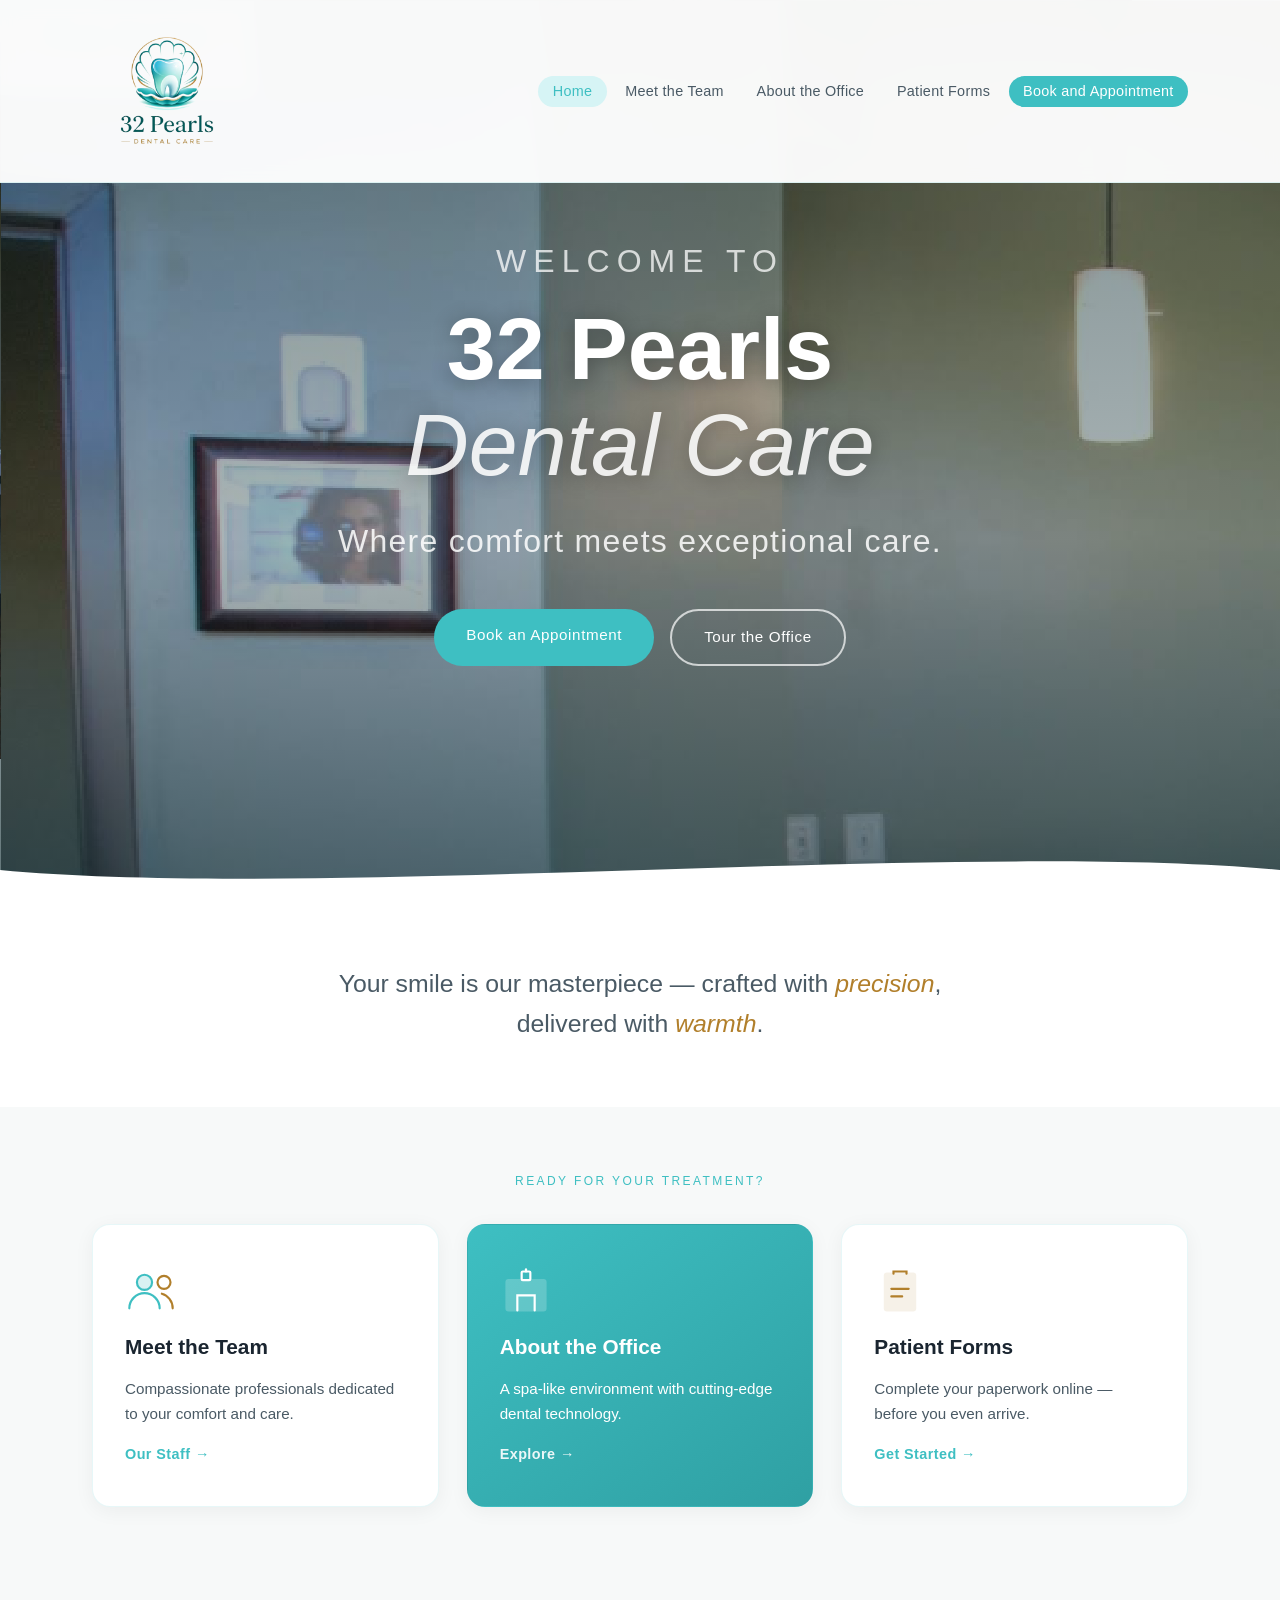
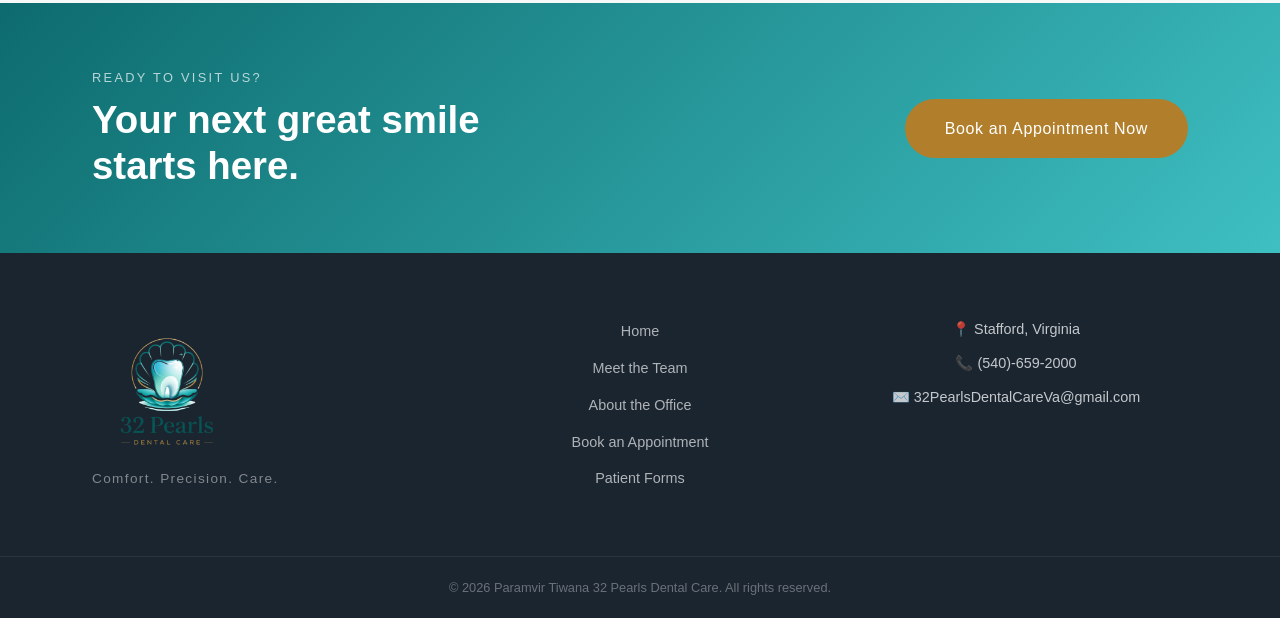
<file: index.html>
<!DOCTYPE html>
<html lang="en">
<head>
  <!-- Character encoding and responsive viewport -->
  <meta charset="UTF-8" />
  <meta name="viewport" content="width=device-width, initial-scale=1.0" />
  <title>32 Pearls Dental Care</title>

  <!-- Link to external stylesheet -->
  <link rel="stylesheet" href="css/style.css" />
</head>

<body>

  <!-- =============================================
       HEADER & NAVIGATION
       Fixed at top; stays visible while scrolling
  ============================================== -->
  <header class="site-header">
    <div class="header-inner">

      <!-- Logo / Practice Name -->
      <a href="index.html" class="logo">
        <img
          src="images/32PearlsLogo_Transparent.png"
          alt="32 Pearls Dental Care logo"
          class="logo-img"
        />
      </a>

      <!-- Hamburger toggle — visible on mobile only (CSS controls display) -->
      <button class="nav-toggle" aria-label="Toggle navigation" aria-expanded="false">
        <span></span>
        <span></span>
        <span></span>
      </button>

      <!-- Primary navigation with five required links -->
      <nav class="primary-nav" aria-label="Main navigation">
        <ul>
          <li><a href="index.html" class="nav-link active">Home</a></li>
          <li><a href="team.html" class="nav-link">Meet the Team</a></li>
          <li><a href="about.html" class="nav-link">About the Office</a></li>
          <li><a href="forms.html" class="nav-link">Patient Forms</a></li>
          <li><a href="schedule.html" class="nav-link cta-nav">Book and Appointment</a></li>
        </ul>
      </nav>

    </div>
  </header>

  <!-- =============================================
       MAIN CONTENT
  ============================================== -->
  <main>

    <!-- -------------------------------------------
         HERO SECTION
         Full-viewport section with background image,
         dark overlay for contrast, and text overlay
    ------------------------------------------- -->
    <section class="hero" aria-label="Welcome to 32 Pearls Dental Care">

      <!-- Background uses CSS; this overlay adds the dark tint for readability -->
      <div class="hero-overlay"></div>

      <!-- Centered hero text content -->
      <div class="hero-content">
        <p class="hero-eyebrow">Welcome to</p>
        <h1 class="hero-title">32 Pearls<br><em>Dental Care</em></h1>
        <p class="hero-subtitle">Where comfort meets exceptional care.</p>

        <!-- Two call to action buttons -->
        <div class="hero-actions">
          <a href="schedule.html" class="btn btn-primary">Book an Appointment</a>
          <a href="about.html" class="btn btn-ghost">Tour the Office</a>
        </div>
      </div>

      <!-- Decorative wave shape at the bottom of the hero, Claude Ai helped with designing a wave to match an ocean theme. -->
      <div class="hero-wave" aria-hidden="true">
        <svg viewBox="0 0 1440 80" xmlns="http://www.w3.org/2000/svg" preserveAspectRatio="none">
          <path d="M0,40 C360,80 1080,0 1440,40 L1440,80 L0,80 Z" fill="#ffffff"/>
        </svg>
      </div>

    </section>

    <!-- -------------------------------------------
         TAGLINE STRIP
         A short centered statement — spa tone, calm
    ------------------------------------------- -->
    <section class="tagline-strip">
      <div class="container">
        <p class="tagline">Your smile is our masterpiece — crafted with <span class="accent">precision</span>, delivered with <span class="accent">warmth</span>.</p>
      </div>
    </section>

    <!-- -------------------------------------------
         CARDS SECTION
         Three service cards linking to inner pages
    ------------------------------------------- -->
    <section class="cards-section" aria-label="Our Services">
      <div class="container">

        <!-- Section label above the cards -->
        <p class="section-label">Ready for your treatment?</p>

        <!-- Card grid — flexbox on desktop, stacked on mobile -->
        <div class="card-grid">

          <!-- Card 1: Meet the Team -->
          <article class="card">
            <div class="card-icon" aria-hidden="true">
              <!-- People/team icon, Clause AI was used to create the icons in the cards. -->
              <svg viewBox="0 0 48 48" fill="none" xmlns="http://www.w3.org/2000/svg">
                <circle cx="18" cy="16" r="7" fill="#3EBFC2" opacity="0.2"/>
                <circle cx="18" cy="16" r="7" stroke="#3EBFC2" stroke-width="2"/>
                <path d="M4 40c0-7.7 6.3-14 14-14s14 6.3 14 14" stroke="#3EBFC2" stroke-width="2" stroke-linecap="round"/>
                <circle cx="36" cy="16" r="6" stroke="#B17F2B" stroke-width="2"/>
                <path d="M44 40c0-6.6-4.5-12-10-13.5" stroke="#B17F2B" stroke-width="2" stroke-linecap="round"/>
              </svg>
            </div>
            <h2 class="card-title">Meet the Team</h2>
            <p class="card-text">Compassionate professionals dedicated to your comfort and care.</p>
            <a href="team.html" class="card-link">Our Staff &rarr;</a>
          </article>

          <!-- Card 2: About the Office -->
          <article class="card card--featured">
            <div class="card-icon" aria-hidden="true">
              <!-- Building/office icon, Claude AI was used to create the icons in the cards.-->
              <svg viewBox="0 0 48 48" fill="none" xmlns="http://www.w3.org/2000/svg">
                <rect x="6" y="14" width="36" height="28" rx="2" fill="#ffffff" opacity="0.2" stroke="#ffffff" stroke-width="2"/>
                <path d="M16 42V28h16v14" stroke="#ffffff" stroke-width="2" stroke-linecap="round"/>
                <rect x="20" y="6" width="8" height="8" rx="1" stroke="#ffffff" stroke-width="2"/>
                <path d="M24 6V4" stroke="#ffffff" stroke-width="2" stroke-linecap="round"/>
              </svg>
            </div>
            <h2 class="card-title">About the Office</h2>
            <p class="card-text">A spa-like environment with cutting-edge dental technology.</p>
            <a href="about.html" class="card-link card-link--light">Explore &rarr;</a>
          </article>

          <!-- Card 3: Patient Forms -->
          <article class="card">
            <div class="card-icon" aria-hidden="true">
              <!-- Clipboard/forms icon, Claude AI was used to create the icons in the cards. -->
              <svg viewBox="0 0 48 48" fill="none" xmlns="http://www.w3.org/2000/svg">
                <rect x="10" y="8" width="28" height="34" rx="2" fill="#B17F2B" opacity="0.1" stroke="#B17F2B" stroke-width="2"/>
                <path d="M18 8v-2h12v2" stroke="#B17F2B" stroke-width="2" stroke-linecap="round"/>
                <path d="M16 22h16M16 29h10" stroke="#B17F2B" stroke-width="2" stroke-linecap="round"/>
              </svg>
            </div>
            <h2 class="card-title">Patient Forms</h2>
            <p class="card-text">Complete your paperwork online — before you even arrive.</p>
            <a href="forms.html" class="card-link">Get Started &rarr;</a>
          </article>

        </div><!-- /card-grid -->
      </div>
    </section>

    <!-- -------------------------------------------
         APPOINTMENT BANNER
         Full-width teal band encouraging booking
    ------------------------------------------- -->
    <section class="appt-banner" aria-label="Schedule an appointment">
      <div class="container appt-inner">
        <div class="appt-text">
          <p class="appt-label">Ready to visit us?</p>
          <h2 class="appt-heading">Your next great smile<br>starts here.</h2>
        </div>
        <a href="schedule.html" class="btn btn-bronze">Book an Appointment Now</a>
      </div>
    </section>

  </main>

  <!-- =============================================
       FOOTER
       Full-width; three columns on desktop
  ============================================== -->
  <footer class="site-footer">
    <div class="container footer-grid">

      <!-- Column 1: Brand -->
      <div class="footer-brand">
        <!-- NEW — smaller white friendly version in footer -->
        <img
          src="images/32PearlsLogo_Transparent.png"
          alt="32 Pearls Dental Care"
          class="footer-logo-img"
        />
        <p class="footer-tagline">Comfort. Precision. Care.</p>
      </div>

      <!-- Column 2: Quick links -->
      <nav class="footer-nav" aria-label="Footer navigation">
        <ul>
          <li><a href="index.html">Home</a></li>
          <li><a href="team.html">Meet the Team</a></li>
          <li><a href="about.html">About the Office</a></li>
          <li><a href="schedule.html">Book an Appointment</a></li>
          <li><a href="forms.html">Patient Forms</a></li>
        </ul>
      </nav>

      <!-- Column 3: Contact info, Claude AI helped me with creating the icons for the footer. -->
      <div class="footer-contact">
        <p>📍 Stafford, Virginia</p>
        <p>📞 (540)-659-2000</p>
        <p>✉️ 32PearlsDentalCareVa@gmail.com</p>
      </div>

    </div>

    <!-- Bottom copyright bar, I will replace my name with Dr. Kaur's name for the live website. -->
    <div class="footer-bottom">
      <p>&copy; 2026 Paramvir Tiwana 32 Pearls Dental Care. All rights reserved.</p>
    </div>
  </footer>


</body>
</html>
</file>
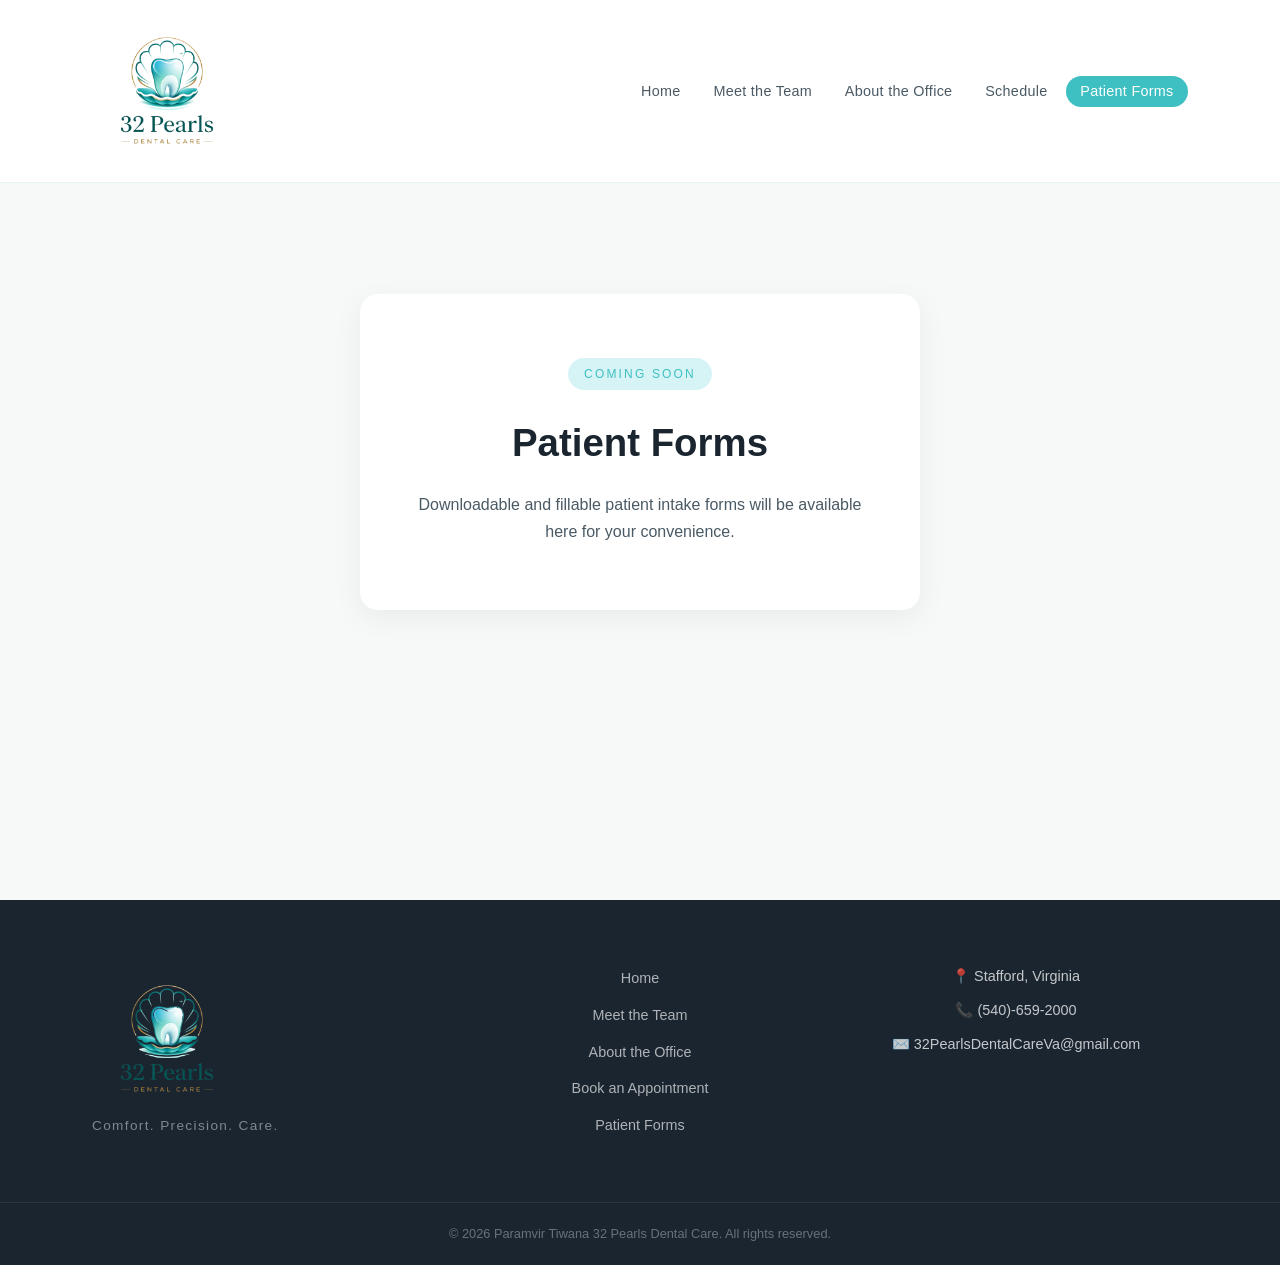
<file: forms.html>
<!DOCTYPE html>
<html lang="en">
<head>
  <meta charset="UTF-8" />
  <meta name="viewport" content="width=device-width, initial-scale=1.0" />
  <title>Patient Forms — 32 Pearls Dental Care</title>
  <link rel="stylesheet" href="css/style.css" />
  <style>
    .placeholder-page {
      min-height: 100vh;
      padding-top: 100px;
      padding-bottom: 6rem;
      display: flex;
      align-items: center;
      justify-content: center;
      background-color: var(--soft-bg);
    }
    .placeholder-card {
      background: var(--white);
      border-radius: var(--radius-lg);
      padding: 4rem 3rem;
      text-align: center;
      max-width: 560px;
      box-shadow: 0 8px 30px rgba(0,0,0,0.06);
    }
    .placeholder-badge {
      display: inline-block;
      background-color: var(--teal-light);
      color: var(--teal);
      font-size: 0.75rem;
      letter-spacing: 0.18em;
      text-transform: uppercase;
      padding: 0.35rem 1rem;
      border-radius: 50px;
      margin-bottom: 1.25rem;
    }
    .placeholder-title {
      font-family: var(--font-display);
      font-size: 2.4rem;
      color: var(--dark);
      margin-bottom: 1rem;
    }
    .placeholder-sub {
      font-size: 1rem;
      color: var(--mid);
      line-height: 1.7;
    }
  </style>
</head>
<body>

  <header class="site-header">
    <div class="header-inner">
      <a href="index.html" class="logo">
        <img
          src="images/32PearlsLogo_Transparent.png"
          alt="32 Pearls Dental Care logo"
          class="logo-img"
        />
      </a>
      <button class="nav-toggle" aria-label="Toggle navigation" aria-expanded="false">
        <span></span><span></span><span></span>
      </button>
      <nav class="primary-nav" aria-label="Main navigation">
        <ul>
          <li><a href="index.html" class="nav-link">Home</a></li>
          <li><a href="team.html" class="nav-link">Meet the Team</a></li>
          <li><a href="about.html" class="nav-link">About the Office</a></li>
          <li><a href="schedule.html" class="nav-link">Schedule</a></li>
          <li><a href="forms.html" class="nav-link cta-nav active">Patient Forms</a></li>
        </ul>
      </nav>
    </div>
  </header>

  <main class="placeholder-page">
    <div class="placeholder-card">
      <span class="placeholder-badge">Coming Soon</span>
      <h1 class="placeholder-title">Patient Forms</h1>
      <p class="placeholder-sub">
        Downloadable and fillable patient intake forms
        will be available here for your convenience.
      </p>
    </div>
  </main>

  <!-- =============================================
       FOOTER
       Full-width; three columns on desktop
  ============================================== -->
  <footer class="site-footer">
    <div class="container footer-grid">

      <!-- Column 1: Brand -->
      <div class="footer-brand">
        <!-- NEW — smaller white friendly version in footer -->
        <img
          src="images/32PearlsLogo_Transparent.png"
          alt="32 Pearls Dental Care"
          class="footer-logo-img"
        />
        <p class="footer-tagline">Comfort. Precision. Care.</p>
      </div>

      <!-- Column 2: Quick links -->
      <nav class="footer-nav" aria-label="Footer navigation">
        <ul>
          <li><a href="index.html">Home</a></li>
          <li><a href="team.html">Meet the Team</a></li>
          <li><a href="about.html">About the Office</a></li>
          <li><a href="schedule.html">Book an Appointment</a></li>
          <li><a href="forms.html">Patient Forms</a></li>
        </ul>
      </nav>

      <!-- Column 3: Contact info, Claude AI helped me with creating the icons for the footer. -->
      <div class="footer-contact">
        <p>📍 Stafford, Virginia</p>
        <p>📞 (540)-659-2000</p>
        <p>✉️ 32PearlsDentalCareVa@gmail.com</p>
      </div>

    </div>

    <!-- Bottom copyright bar, I will replace my name with Dr. Kaur's name for the live website. -->
    <div class="footer-bottom">
      <p>&copy; 2026 Paramvir Tiwana 32 Pearls Dental Care. All rights reserved.</p>
    </div>
  </footer>
  
</body>
</html>
</file>
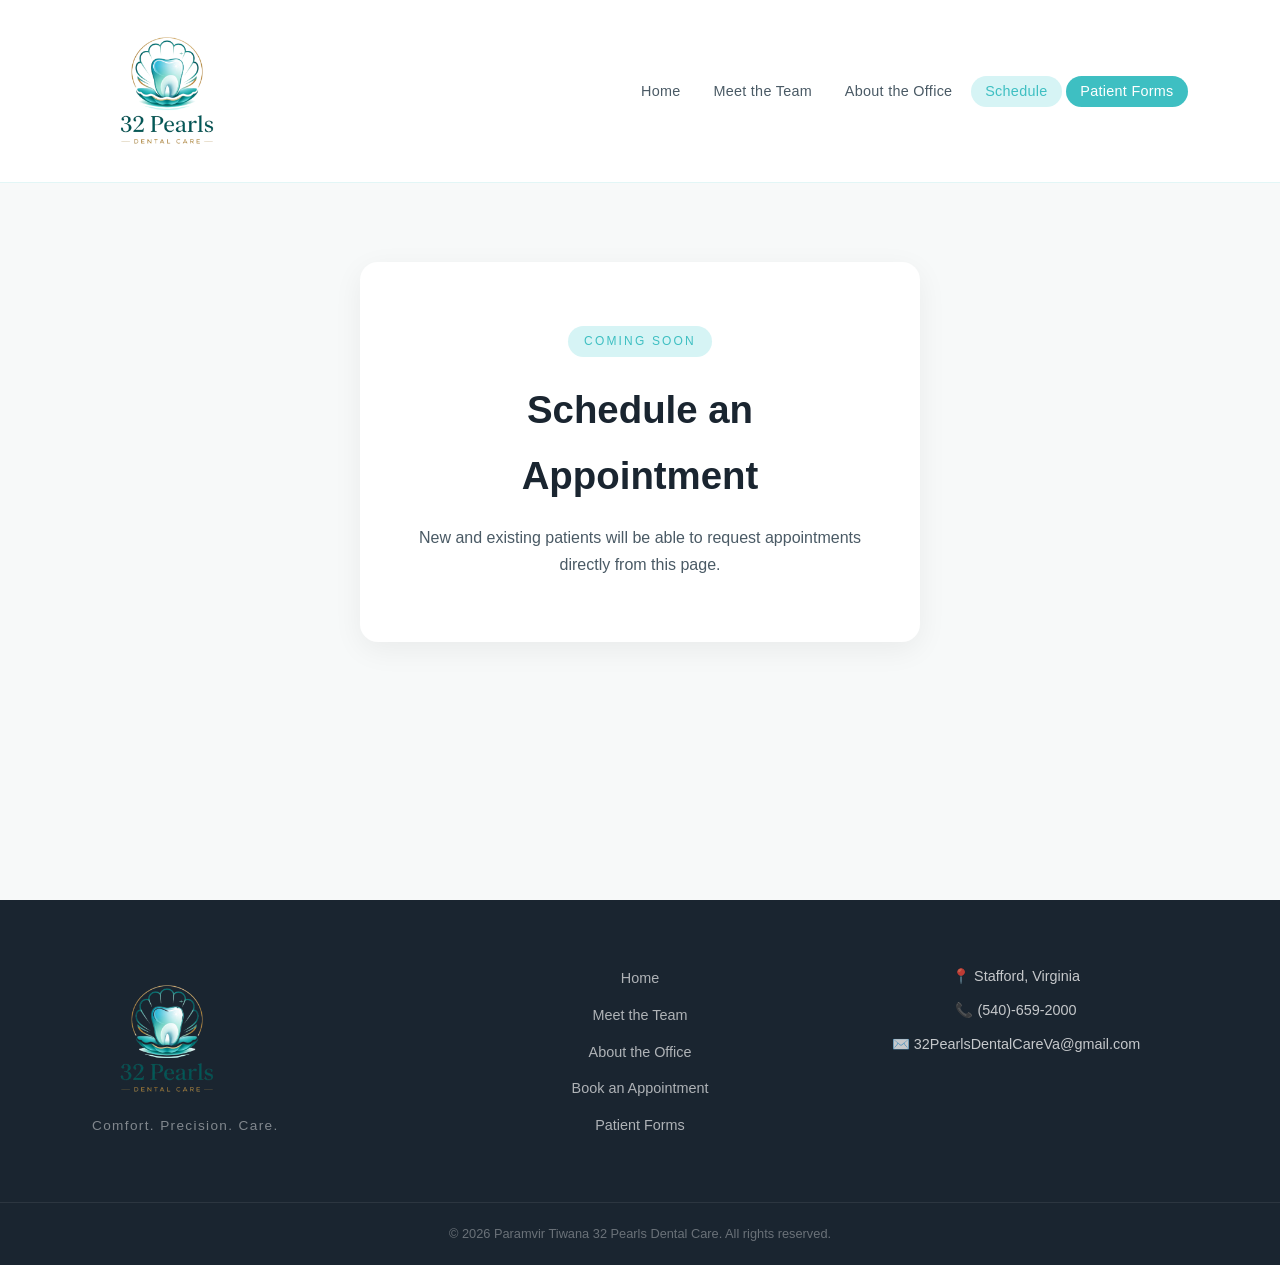
<file: schedule.html>
<!DOCTYPE html>
<html lang="en">
<head>
  <meta charset="UTF-8" />
  <meta name="viewport" content="width=device-width, initial-scale=1.0" />
  <title>Schedule an Appointment — 32 Pearls Dental Care</title>
  <link rel="stylesheet" href="css/style.css" />
  <style>
    .placeholder-page {
      min-height: 100vh;
      padding-top: 100px;
      padding-bottom: 6rem;
      display: flex;
      align-items: center;
      justify-content: center;
      background-color: var(--soft-bg);
    }
    .placeholder-card {
      background: var(--white);
      border-radius: var(--radius-lg);
      padding: 4rem 3rem;
      text-align: center;
      max-width: 560px;
      box-shadow: 0 8px 30px rgba(0,0,0,0.06);
    }
    .placeholder-badge {
      display: inline-block;
      background-color: var(--teal-light);
      color: var(--teal);
      font-size: 0.75rem;
      letter-spacing: 0.18em;
      text-transform: uppercase;
      padding: 0.35rem 1rem;
      border-radius: 50px;
      margin-bottom: 1.25rem;
    }
    .placeholder-title {
      font-family: var(--font-display);
      font-size: 2.4rem;
      color: var(--dark);
      margin-bottom: 1rem;
    }
    .placeholder-sub {
      font-size: 1rem;
      color: var(--mid);
      line-height: 1.7;
    }
  </style>
</head>
<body>

  <header class="site-header">
    <div class="header-inner">
      <a href="index.html" class="logo">
        <img
          src="images/32PearlsLogo_Transparent.png"
          alt="32 Pearls Dental Care logo"
          class="logo-img"
        />
      </a>
      <button class="nav-toggle" aria-label="Toggle navigation" aria-expanded="false">
        <span></span><span></span><span></span>
      </button>
      <nav class="primary-nav" aria-label="Main navigation">
        <ul>
          <li><a href="index.html" class="nav-link">Home</a></li>
          <li><a href="team.html" class="nav-link">Meet the Team</a></li>
          <li><a href="about.html" class="nav-link">About the Office</a></li>
          <li><a href="schedule.html" class="nav-link active">Schedule</a></li>
          <li><a href="forms.html" class="nav-link cta-nav">Patient Forms</a></li>
        </ul>
      </nav>
    </div>
  </header>

  <main class="placeholder-page">
    <div class="placeholder-card">
      <span class="placeholder-badge">Coming Soon</span>
      <h1 class="placeholder-title">Schedule an Appointment</h1>
      <p class="placeholder-sub">
        New and existing patients will be able to request
        appointments directly from this page.
      </p>
    </div>
  </main>

  <script>
    const toggle = document.querySelector('.nav-toggle');
    const nav = document.querySelector('.primary-nav');
    toggle.addEventListener('click', function () {
      const isOpen = this.getAttribute('aria-expanded') === 'true';
      this.setAttribute('aria-expanded', String(!isOpen));
      nav.classList.toggle('nav-open');
    });
  </script>
</body>

<!-- =============================================
       FOOTER
       Full-width; three columns on desktop
  ============================================== -->
  <footer class="site-footer">
    <div class="container footer-grid">

      <!-- Column 1: Brand -->
      <div class="footer-brand">
        <!-- NEW — smaller white friendly version in footer -->
        <img
          src="images/32PearlsLogo_Transparent.png"
          alt="32 Pearls Dental Care"
          class="footer-logo-img"
        />
        <p class="footer-tagline">Comfort. Precision. Care.</p>
      </div>

      <!-- Column 2: Quick links -->
      <nav class="footer-nav" aria-label="Footer navigation">
        <ul>
          <li><a href="index.html">Home</a></li>
          <li><a href="team.html">Meet the Team</a></li>
          <li><a href="about.html">About the Office</a></li>
          <li><a href="schedule.html">Book an Appointment</a></li>
          <li><a href="forms.html">Patient Forms</a></li>
        </ul>
      </nav>

      <!-- Column 3: Contact info, Claude AI helped me with creating the icons for the footer. -->
      <div class="footer-contact">
        <p>📍 Stafford, Virginia</p>
        <p>📞 (540)-659-2000</p>
        <p>✉️ 32PearlsDentalCareVa@gmail.com</p>
      </div>

    </div>

    <!-- Bottom copyright bar, I will replace my name with Dr. Kaur's name for the live website. -->
    <div class="footer-bottom">
      <p>&copy; 2026 Paramvir Tiwana 32 Pearls Dental Care. All rights reserved.</p>
    </div>
  </footer>
</html>
</file>
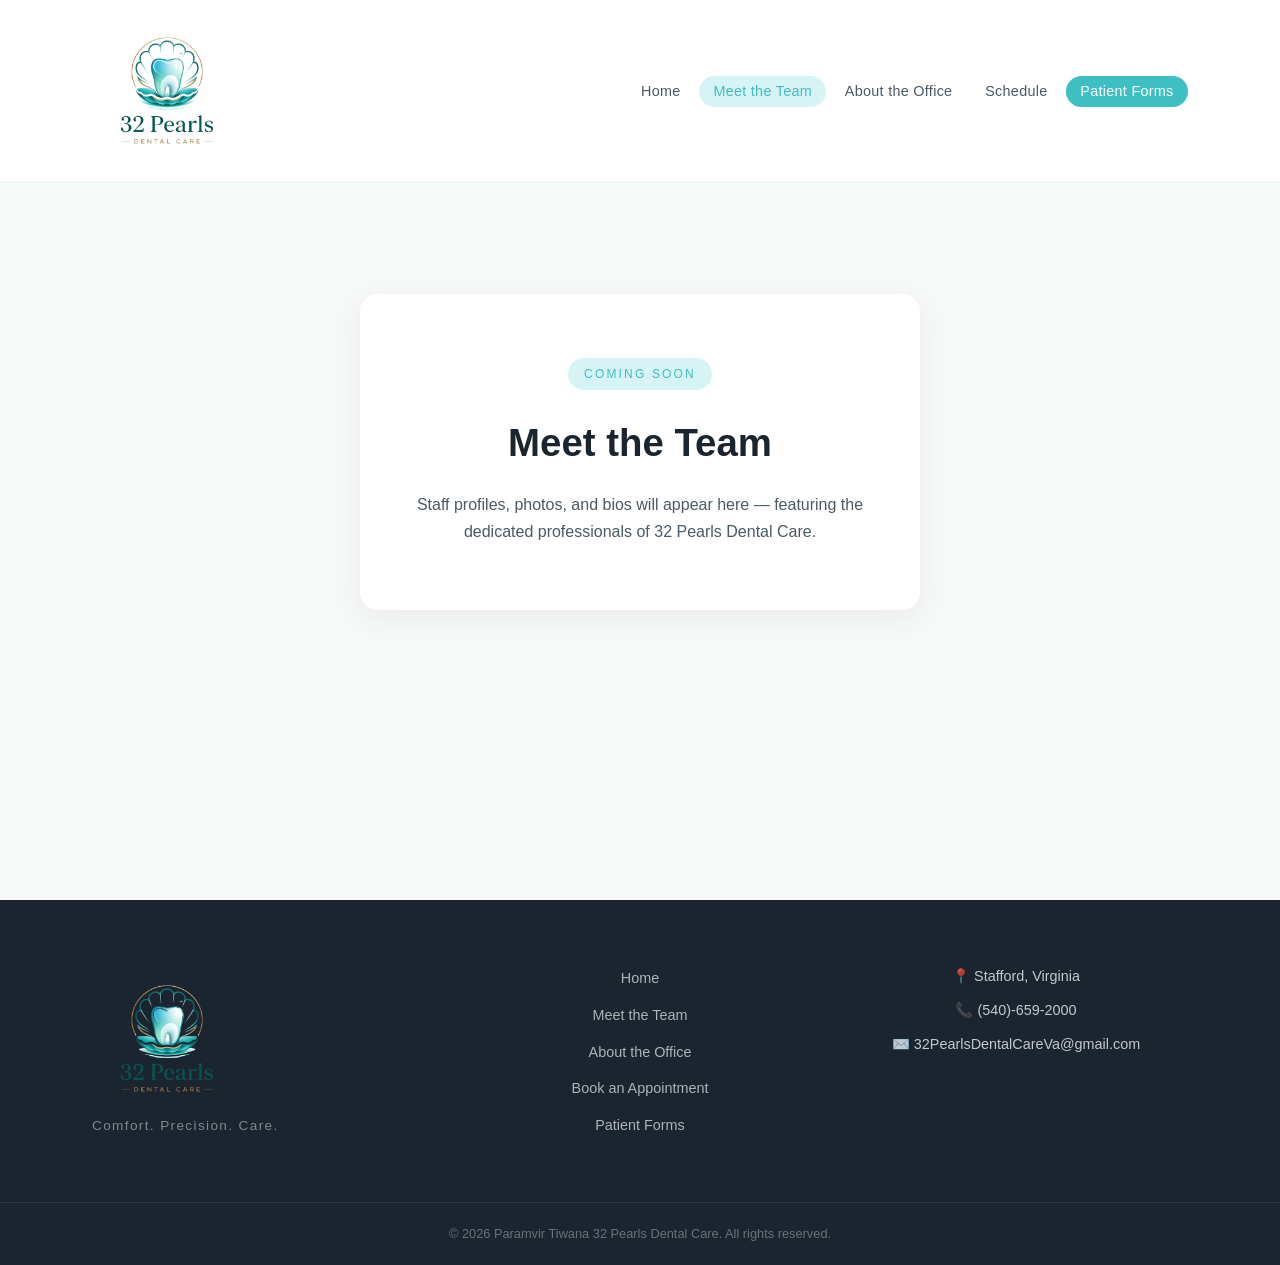
<file: team.html>
<!DOCTYPE html>
<html lang="en">
<head>
  <meta charset="UTF-8" />
  <meta name="viewport" content="width=device-width, initial-scale=1.0" />
  <title>Meet the Team — 32 Pearls Dental Care</title>
  <link rel="stylesheet" href="css/style.css" />

  <!-- Page-specific placeholder styles -->
  <style>
    /* Push content below fixed header */
    .placeholder-page {
      min-height: 100vh;
      padding-top: 100px;
      padding-bottom: 6rem;
      display: flex;
      align-items: center;
      justify-content: center;
      background-color: var(--soft-bg);
    }

    /* Centered placeholder card */
    .placeholder-card {
      background: var(--white);
      border-radius: var(--radius-lg);
      padding: 4rem 3rem;
      text-align: center;
      max-width: 560px;
      box-shadow: 0 8px 30px rgba(0,0,0,0.06);
    }

    /* Section badge */
    .placeholder-badge {
      display: inline-block;
      background-color: var(--teal-light);
      color: var(--teal);
      font-size: 0.75rem;
      letter-spacing: 0.18em;
      text-transform: uppercase;
      padding: 0.35rem 1rem;
      border-radius: 50px;
      margin-bottom: 1.25rem;
    }

    /* Page title */
    .placeholder-title {
      font-family: var(--font-display);
      font-size: 2.4rem;
      color: var(--dark);
      margin-bottom: 1rem;
    }

    /* Subtitle */
    .placeholder-sub {
      font-size: 1rem;
      color: var(--mid);
      line-height: 1.7;
    }
  </style>
</head>
<body>

  <!-- Navigation (same header as index.html) -->
  <header class="site-header">
    <div class="header-inner">
      <a href="index.html" class="logo">
        <img
          src="images/32PearlsLogo_Transparent.png"
          alt="32 Pearls Dental Care logo"
          class="logo-img"
        />
      </a>
      <button class="nav-toggle" aria-label="Toggle navigation" aria-expanded="false">
        <span></span><span></span><span></span>
      </button>
      <nav class="primary-nav" aria-label="Main navigation">
        <ul>
          <li><a href="index.html" class="nav-link">Home</a></li>
          <li><a href="team.html" class="nav-link active">Meet the Team</a></li>
          <li><a href="about.html" class="nav-link">About the Office</a></li>
          <li><a href="schedule.html" class="nav-link">Schedule</a></li>
          <li><a href="forms.html" class="nav-link cta-nav">Patient Forms</a></li>
        </ul>
      </nav>
    </div>
  </header>

  <!-- Placeholder content -->
  <main class="placeholder-page">
    <div class="placeholder-card">
      <span class="placeholder-badge">Coming Soon</span>
      <h1 class="placeholder-title">Meet the Team</h1>
      <p class="placeholder-sub">
        Staff profiles, photos, and bios will appear here —
        featuring the dedicated professionals of 32 Pearls Dental Care.
      </p>
    </div>
  </main>

  <!-- =============================================
       FOOTER
       Full-width; three columns on desktop
  ============================================== -->
  <footer class="site-footer">
    <div class="container footer-grid">

      <!-- Column 1: Brand -->
      <div class="footer-brand">
        <!-- NEW — smaller white friendly version in footer -->
        <img
          src="images/32PearlsLogo_Transparent.png"
          alt="32 Pearls Dental Care"
          class="footer-logo-img"
        />
        <p class="footer-tagline">Comfort. Precision. Care.</p>
      </div>

      <!-- Column 2: Quick links -->
      <nav class="footer-nav" aria-label="Footer navigation">
        <ul>
          <li><a href="index.html">Home</a></li>
          <li><a href="team.html">Meet the Team</a></li>
          <li><a href="about.html">About the Office</a></li>
          <li><a href="schedule.html">Book an Appointment</a></li>
          <li><a href="forms.html">Patient Forms</a></li>
        </ul>
      </nav>

      <!-- Column 3: Contact info, Claude AI helped me with creating the icons for the footer. -->
      <div class="footer-contact">
        <p>📍 Stafford, Virginia</p>
        <p>📞 (540)-659-2000</p>
        <p>✉️ 32PearlsDentalCareVa@gmail.com</p>
      </div>

    </div>

    <!-- Bottom copyright bar, I will replace my name with Dr. Kaur's name for the live website. -->
    <div class="footer-bottom">
      <p>&copy; 2026 Paramvir Tiwana 32 Pearls Dental Care. All rights reserved.</p>
    </div>
  </footer>
  
</body>
</html>
</file>
<file: css/style.css>
/* =============================================
   32 PEARLS DENTAL CARE — STYLESHEET
   Author: Paramvir Tiwana
   Palette:
     Teal:   #3EBFC2  (primary brand)
     Bronze: #B17F2B  (accent)
     White:  #ffffff  (background)
     Dark:   #1a2530  (text)
     Soft:   #f5f4f0  (light bg sections)
     Claude AI Helped with improving my comments. 
============================================= */


/* =============================================
  Add phosphor icons, 
============================================= */

/* =============================================
   CSS CUSTOM PROPERTIES (VARIABLES)
   Define once, reuse everywhere.
   Change a variable here → updates whole site.
============================================= */
:root {
  --teal:        #3EBFC2;
  --teal-dark:   #2fa0a3;
  --teal-light:  #d6f4f5;
  --bronze:      #B17F2B;
  --bronze-dark: #8f6420;
  --white:       #ffffff;
  --soft-bg:     #f7f9f9;
  --dark:        #1a2530;
  --mid:         #4a5a65;
  --light-text:  #7a8e98;

  /* Spacing scale */
  --space-xs:  0.5rem;
  --space-sm:  1rem;
  --space-md:  2rem;
  --space-lg:  4rem;
  --space-xl:  6rem;

  /* Typography */
  --font-body:    -apple-system, BlinkMacSystemFont, 'Segoe UI', Roboto, Arial, sans-serif;
  --font-display: 'Helvetica Neue', Helvetica, Arial, sans-serif;

  /* Sizing */
  --max-width: 1160px;
  --radius:    10px;
  --radius-lg: 18px;
}


/* =============================================
   RESET & BASE STYLES
   Normalize browser defaults for consistency
============================================= */

/* Box-sizing: include padding/border in element dimensions */
*, *::before, *::after {
  box-sizing: border-box;
  margin: 0;
  padding: 0;
}

/* Smooth scrolling when navigating to anchors */
html {
  scroll-behavior: smooth;
}

/* Base body styles */
body {
  font-family: var(--font-body);
  color: var(--dark);
  background-color: var(--white);
  line-height: 1.7;
  font-size: 1rem;
}

/* Remove bullet points from all lists by default */
ul {
  list-style: none;
}

/* Remove default link decoration; inherit color */
a {
  text-decoration: none;
  color: inherit;
}

/* Images are responsive by default */
img {
  max-width: 100%;
  display: block;
}

/* Italic is used for style text */
em {
  font-style: italic;
}


/* =============================================
   UTILITY: CONTAINER
   Centers content with a max-width and padding
============================================= */
.container {
  max-width: var(--max-width);
  margin-inline: auto;      /* center horizontally */
  padding-inline: var(--space-md); /* left/right breathing room */
}


/* =============================================
   UTILITY: BUTTONS
   Two styles: primary (white on teal) and ghost
============================================= */

/* Shared button base styles */
.btn {
  display: inline-block;
  padding: 0.85rem 2rem;
  border-radius: 50px;          /* fully rounded pill shape */
  font-family: var(--font-body);
  font-size: 0.95rem;
  letter-spacing: 0.04em;
  cursor: pointer;
  transition: background 0.25s ease, color 0.25s ease, transform 0.15s ease;
}

/* Primary: solid teal fill */
.btn-primary {
  background-color: var(--teal);
  color: var(--white);
}
.btn-primary:hover {
  background-color: var(--teal-dark);
  transform: translateY(-2px); /* subtle lift on hover */
}

/* Ghost: transparent with white border (used on dark hero) */
.btn-ghost {
  background-color: transparent;
  color: var(--white);
  border: 2px solid rgba(255,255,255,0.7);
}
.btn-ghost:hover {
  background-color: rgba(255,255,255,0.12);
  transform: translateY(-2px);
}

/* Bronze: solid bronze fill (used in appointment banner) */
.btn-bronze {
  background-color: var(--bronze);
  color: var(--white);
  font-size: 1rem;
  padding: 1rem 2.5rem;
}
.btn-bronze:hover {
  background-color: var(--bronze-dark);
  transform: translateY(-2px);
}


/* =============================================
   SITE HEADER & NAVIGATION
   Fixed position so it stays at top on scroll
============================================= */
.site-header {
  position: fixed;          /* stays visible while scrolling */
  top: 0;
  left: 0;
  right: 0;
  z-index: 100;             /* above all other content */
  background-color: rgba(255, 255, 255, 0.96);
  backdrop-filter: blur(8px); /* frosted glass blur effect */
  border-bottom: 1px solid rgba(62, 191, 194, 0.15);
}

/* Inner flex row: logo on left, nav on right */
.header-inner {
  max-width: var(--max-width);
  margin-inline: auto;
  padding: 1rem var(--space-md);
  display: flex;
  align-items: center;
  justify-content: space-between;
}

/* ---- LOGO ---- */
.logo {
  display: flex;
  align-items: center;
  gap: 0.6rem;
  text-decoration: none;
}

/* Logo image — sized to fit the header bar */
.logo-img {
  height: 150px;        /* controls how tall the logo appears */
  width: auto;         /* keeps the original proportions */
  display: block;
}

/* Italic part of logo text (Dental Care) */
.logo-text em {
  color: var(--teal);
  font-weight: normal;
}

/* ---- DESKTOP NAV ---- */
.primary-nav ul {
  display: flex;
  gap: 0.25rem;
  align-items: center;
}

.nav-link {
  padding: 0.45rem 0.9rem;
  font-size: 0.9rem;
  color: var(--mid);
  border-radius: 50px;
  transition: color 0.2s, background 0.2s;
  letter-spacing: 0.02em;
}

/* Hover and active states */
.nav-link:hover,
.nav-link.active {
  color: var(--teal);
  background-color: var(--teal-light);
}

/* "Patient Forms" nav item styled as a pill CTA */
.nav-link.cta-nav {
  background-color: var(--teal);
  color: var(--white);
}
.nav-link.cta-nav:hover {
  background-color: var(--teal-dark);
}

/* ---- HAMBURGER TOGGLE (mobile only) ---- */
.nav-toggle {
  display: none; /* hidden on desktop; shown via media query */
  flex-direction: column;
  gap: 5px;
  background: none;
  border: none;
  cursor: pointer;
  padding: 4px;
}

/* Each bar of the hamburger icon */
.nav-toggle span {
  display: block;
  width: 24px;
  height: 2px;
  background-color: var(--dark);
  border-radius: 2px;
  transition: transform 0.3s ease, opacity 0.3s ease;
}


/* =============================================
   HERO SECTION
   Full-viewport banner with image + text overlay
============================================= */
.hero {
  position: relative;
  min-height: 100vh;          /* fill entire viewport height */
  display: flex;
  align-items: center;
  justify-content: center;
  overflow: hidden;
  background-image: url(../images/Front_Desk.png)
  
}

/* Semi-transparent dark overlay for text contrast */
.hero-overlay {
  position: absolute;
  inset: 0;                    /* shorthand for top/right/bottom/left: 0 */
  background: linear-gradient(
    to bottom,
    rgba(10, 40, 45, 0.55) 0%,
    rgba(10, 40, 45, 0.35) 60%,
    rgba(10, 40, 45, 0.65) 100%
  );
}

/* Hero text — sits above the overlay using z-index */
.hero-content {
  position: relative;
  z-index: 2;
  text-align: center;
  color: var(--white);
  padding: 2rem var(--space-md);
  max-width: 700px;
}

/* Small label above the main title */
.hero-eyebrow {
  font-size: 2rem; /*Dr. G said the text was too small, so I made it larger and more accessible*/
  letter-spacing: 0.22em;
  text-transform: uppercase;
  color: rgba(255,255,255,0.75);
  margin-bottom: 0.75rem;
}

/* Main headline */
.hero-title {
  font-family: var(--font-display);
  font-size: clamp(3rem, 8vw, 5.5rem); /* scales with screen width */
  font-weight: bold;
  line-height: 1.1;
  margin-bottom: 1.25rem;
  text-shadow: 0 2px 20px rgba(0,0,0,0.3);
}

/* Italic portion of title */
.hero-title em {
  font-weight: normal;
  color: rgba(255,255,255,0.88);
}

/* Subtitle sentence below the title */
.hero-subtitle {
  font-size: clamp(2rem, 2.5vw, 1.2rem);
  color: rgba(255,255,255,0.85);
  margin-bottom: 2.5rem;
  letter-spacing: 0.04em;
}

/* CTA button row */
.hero-actions {
  display: flex;
  gap: 1rem;
  justify-content: center;
  flex-wrap: wrap; /* stacks on very small screens */
}

/* Decorative wave that blends hero into white background */
.hero-wave {
  position: absolute;
  bottom: 0;
  left: 0;
  right: 0;
  z-index: 2;
  line-height: 0; /* removes any extra gap below SVG */
}

.hero-wave svg {
  width: 100%;
  height: 60px;
}


/* =============================================
   TAGLINE STRIP
   A short centered italic statement
============================================= */
.tagline-strip {
  padding: var(--space-lg) 0;
  background-color: var(--white);
}

.tagline {
  font-family: var(--font-display);
  font-size: clamp(1.15rem, 2.5vw, 1.55rem);
  text-align: center;
  color: var(--mid);
  max-width: 700px;
  margin-inline: auto;
  line-height: 1.6;
}

/* Bronze accent words within the tagline */
.tagline .accent {
  color: var(--bronze);
  font-style: italic;
}


/* =============================================
   CARDS SECTION
   Three equal cards in a horizontal grid
============================================= */
.cards-section {
  padding: var(--space-lg) 0 var(--space-xl);
  background-color: var(--soft-bg);
}

/* Small uppercase label above cards */
.section-label {
  text-align: center;
  font-size: 0.75rem;
  letter-spacing: 0.2em;
  text-transform: uppercase;
  color: var(--teal);
  margin-bottom: var(--space-md);
}

/* Three-column grid on desktop */
.card-grid {
  display: flex;
  gap: 1.75rem;
  align-items: stretch; /* equal height cards */
}

/* Individual card */
.card {
  flex: 1;                    /* each card takes equal space */
  background-color: var(--white);
  border-radius: var(--radius-lg);
  padding: 2.5rem 2rem;
  border: 1px solid rgba(62,191,194,0.12);
  box-shadow: 0 4px 20px rgba(0,0,0,0.05);
  transition: transform 0.25s ease, box-shadow 0.25s ease;
  display: flex;
  flex-direction: column;
  gap: 1rem;
}

/* Lift effect when hovering a card */
.card:hover {
  transform: translateY(-6px);
  box-shadow: 0 12px 36px rgba(62,191,194,0.18);
}

/* Featured (middle) card — teal background */
.card--featured {
  background: linear-gradient(145deg, var(--teal), var(--teal-dark));
  color: var(--white);
  border-color: transparent;
}

.card--featured .card-title,
.card--featured .card-text {
  color: var(--white);
}

/* Icon container at top of card */
.card-icon {
  width: 52px;
  height: 52px;
}

.card-icon svg {
  width: 100%;
  height: 100%;
}

/* Card heading */
.card-title {
  font-family: var(--font-display);
  font-size: 1.3rem;
  color: var(--dark);
  line-height: 1.3;
}

/* Card description text */
.card-text {
  font-size: 0.95rem;
  color: var(--mid);
  line-height: 1.65;
  flex: 1; /* pushes link to bottom */
}

/* "Learn more" style arrow link at bottom of card */
.card-link {
  font-size: 0.9rem;
  color: var(--teal);
  font-weight: bold;
  letter-spacing: 0.03em;
  transition: color 0.2s, letter-spacing 0.2s;
}

/* Light version of card link for the featured (teal) card */
.card-link--light {
  color: rgba(255,255,255,0.9);
}

.card-link:hover {
  letter-spacing: 0.07em; /* subtle spread on hover */
  color: var(--bronze);
}

.card-link--light:hover {
  color: var(--white);
}


/* =============================================
   APPOINTMENT BANNER
   Full-width teal section with bold CTA
============================================= */
.appt-banner {
  background: linear-gradient(135deg, #0d6b6e, var(--teal));
  padding: var(--space-lg) 0;
  color: var(--white);
}

/* Flex row: text left, button right */
.appt-inner {
  display: flex;
  align-items: center;
  justify-content: space-between;
  gap: var(--space-md);
  flex-wrap: wrap; /* stacks on mobile */
}

.appt-label {
  font-size: 0.8rem;
  letter-spacing: 0.18em;
  text-transform: uppercase;
  color: rgba(255,255,255,0.7);
  margin-bottom: 0.5rem;
}

.appt-heading {
  font-family: var(--font-display);
  font-size: clamp(1.5rem, 4vw, 2.4rem);
  line-height: 1.2;
}

/* =============================================
   SITE FOOTER
   Full-width dark footer with three columns
============================================= */
.site-footer {
  background-color: var(--dark);
  color: rgba(255,255,255,0.75);
}

/* Three-column grid in footer body */
.footer-grid {
  display: grid;
  grid-template-columns: 1fr 1fr 1fr; /* unequal but balanced columns */
  gap: var(--space-md);
  padding-top: var(--space-lg);
  padding-bottom: var(--space-lg);
}

/* Footer logo — slightly smaller, Transparent */
.footer-logo-img {
  height: 150px; 
  width: auto;
  border-radius: 20px;
}

/* Practice name in footer */
.footer-logo-text {
  font-family: var(--font-display);
  font-size: 1.3rem;
  color: var(--white);
  margin-bottom: 0.5rem;
}

.footer-logo-text em {
  color: var(--teal);
}

/* Tagline under logo */
.footer-tagline {
  font-size: 0.85rem;
  color: rgba(255,255,255,0.45);
  letter-spacing: 0.1em;
}

/* Footer nav list — vertically stacked */
.footer-nav ul {
  display: flex;
  flex-direction: column;
   align-items: center;
  gap: 0.6rem;
}

.footer-nav a {
  font-size: 0.9rem;
  color: rgba(255,255,255,0.65);
  transition: color 0.2s;
}

.footer-nav a:hover {
  color: var(--teal);
}

/* Footer contact block */
.footer-contact {
  display: flex;
  flex-direction: column;
  align-items: center;
  gap: 0.6rem;
  font-size: 0.9rem;
}

/* Bottom bar: copyright */
.footer-bottom {
  border-top: 1px solid rgba(255,255,255,0.08);
  text-align: center;
  padding: 1.25rem var(--space-md);
  font-size: 0.8rem;
  color: rgba(255,255,255,0.35);
}


/* =============================================
   RESPONSIVE STYLES — TABLET & MOBILE
   Breakpoint: 768px and below
============================================= */
@media (max-width: 768px) {

  /* ---- NAVIGATION ---- */

  /* Show the hamburger toggle button */
  .nav-toggle {
    display: flex;
  }

  /* Hide nav links by default on mobile */
  .primary-nav {
    display: none;
    position: absolute;
    top: 100%;           /* drops below the header */
    left: 0;
    right: 0;
    background-color: var(--white);
    padding: 1rem var(--space-md) 1.5rem;
    border-bottom: 1px solid rgba(62,191,194,0.2);
    box-shadow: 0 8px 20px rgba(0,0,0,0.08);
  }

  /* Show nav when .nav-open class is toggled by JS */
  .primary-nav.nav-open {
    display: block;
  }

  /* Stack nav links vertically */
  .primary-nav ul {
    flex-direction: column;
    gap: 0.25rem;
  }

  .nav-link {
    display: block;
    padding: 0.6rem 1rem;
  }

  /* ---- HERO ---- */
  .hero {
    min-height: 90vh;
  }

  /* ---- CARDS ---- */

  /* Stack cards vertically on mobile */
  .card-grid {
    flex-direction: column;
  }

  /* ---- APPOINTMENT BANNER ---- */

  /* Stack text and button on mobile */
  .appt-inner {
    flex-direction: column;
    text-align: center;
  }

  /* ---- TRUST INDICATORS ---- */

  /* Stack trust items vertically */
  .trust-grid {
    flex-direction: column;
    gap: var(--space-md);
  }

  /* Hide the vertical divider on mobile */
  .trust-divider {
    width: 60px;
    height: 1px;
  }

  /* ---- FOOTER ---- */

  /* Footer — stacked vertically and centered */
  .footer-grid {
  display: flex;
  flex-direction: column;   /* stack columns on top of each other */
  align-items: center;      /* center everything horizontally */
  text-align: center;       /* center all text */
  gap: var(--space-md);
  padding-top: var(--space-lg);
  padding-bottom: var(--space-lg);
}

  /* Center-align contact block on mobile */
  .footer-contact {
    text-align: center;
    color: inherit;
    text-decoration: none;
  }

  .footer-contact a:hover {
  text-decoration: underline;
  }
}


/* =============================================
   RESPONSIVE STYLES — SMALL MOBILE
   Breakpoint: 480px and below
============================================= */
@media (max-width: 480px) {

  /* Tighten hero button layout */
  .hero-actions {
    flex-direction: column;
    align-items: center;
  }

  /* Full-width buttons on small phones */
  .btn {
    width: 100%;
    text-align: center;
    max-width: 280px;
  }
}



  /* Dr G's example CSS for about page cards*/
  .fp-a-grid{
    
    display:grid;
    
    grid-template-columns:repeat(auto-fit,minmax(260px,1fr));
    
    gap:32px;
    align-items:center;
    justify-items:center;
    
    max-width:1000px;
    margin:0 auto;
  }

  .fp-a-grid img{
    
    width:100%;
    border-radius:14px;
    object-fit:cover;
  }

  .fp-a-text{
    
    max-width:320px;
    font-size:.92rem;
    line-height:1.7;
    color:#444;
    
    text-align:left;
  }

  .fp-a-text p{
    margin-bottom:16px;
  }

  .fp-a-btn{
    
    display:inline-block;
    padding:10px 26px;
    border-radius:8px;
    
    border:2px solid #34a853;
    color:#34a853;
    font-weight:600;
    
    font-size:.85rem;
    text-decoration:none;
    transition:all .2s;
  }

  .fp-a-btn:hover{
    background:#34a853;
    color:#fff;
  }

  .fp-a{
    
    background:#fff;
    border-radius:16px;
    overflow:hidden;
    padding:60px 40px;
    
    text-align:center;
  }

  .fp-a h2{
    font-size:clamp(1.8rem,4vw,2.6rem);
    color:#111;
    font-weight:700;
    margin-bottom:40px;
  }
</file>
